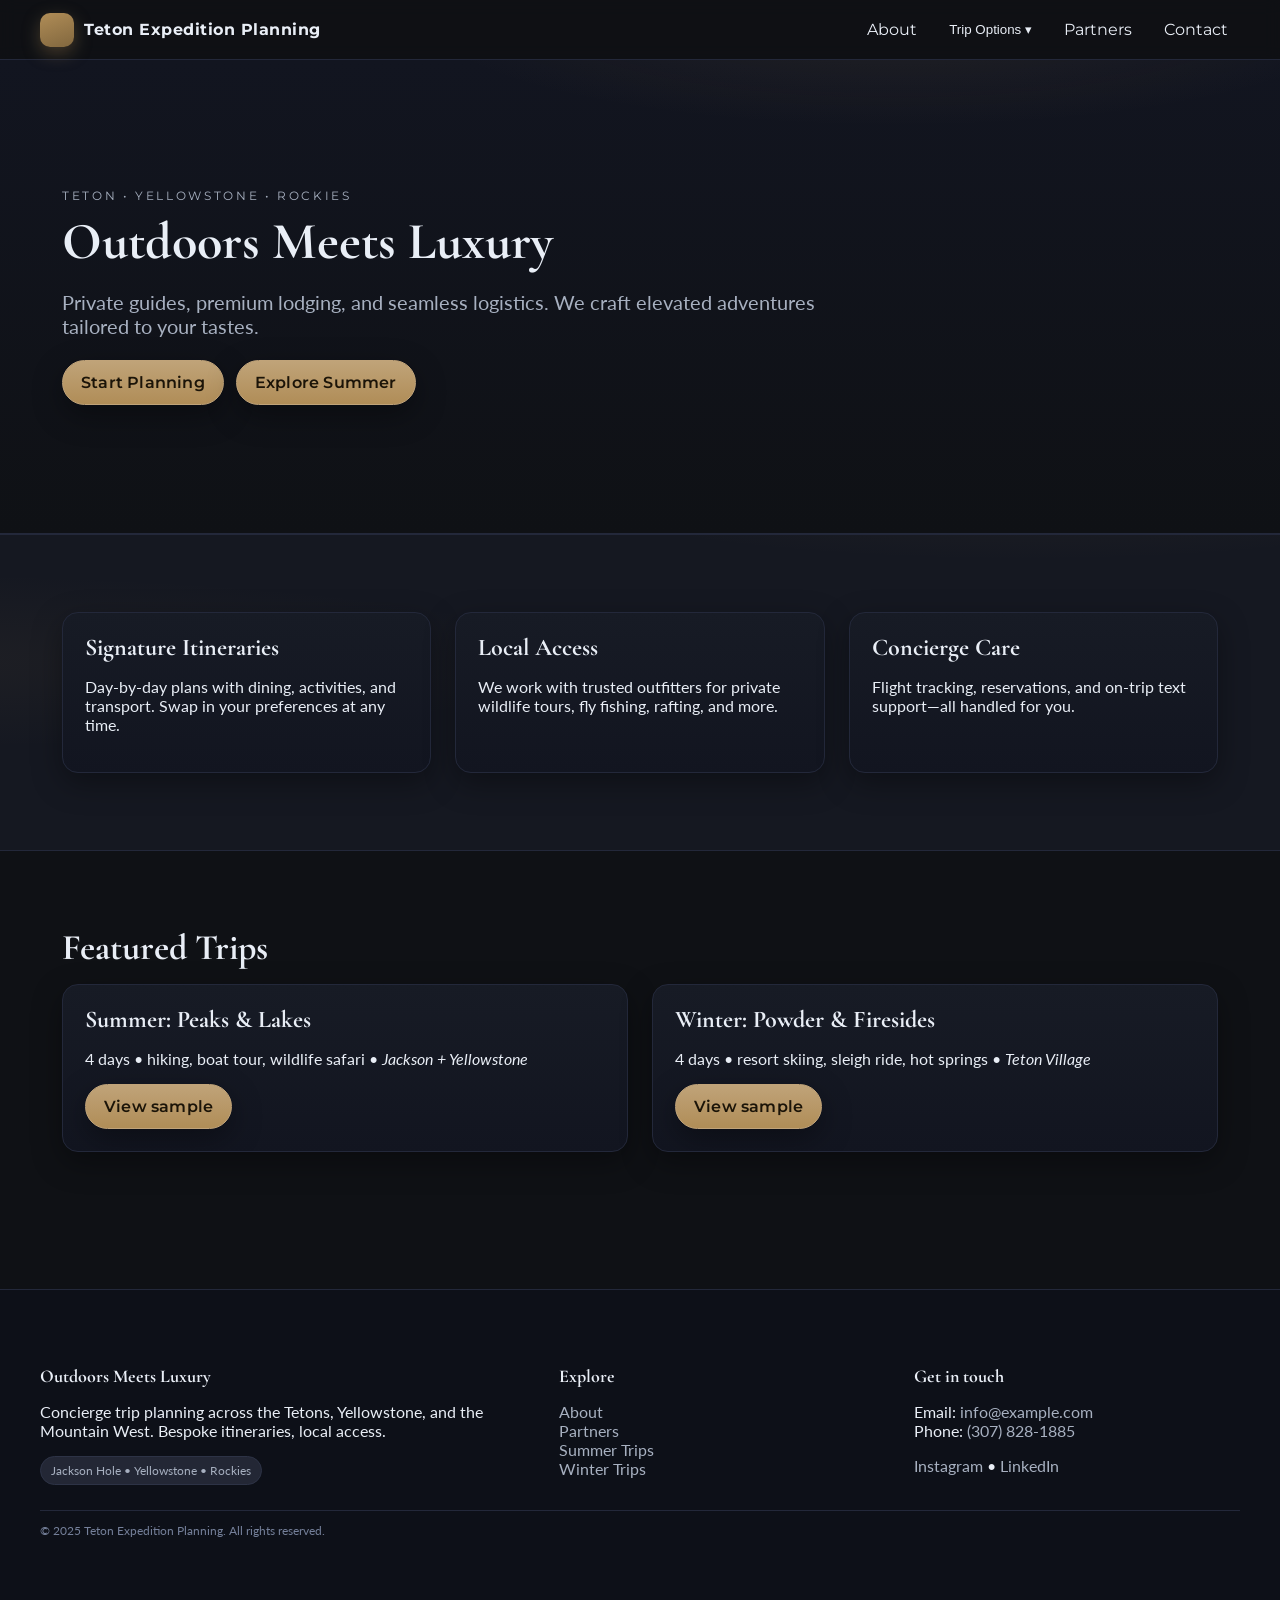
<file: index.html>
<!DOCTYPE html>
<html lang="en">
<head>
  <meta charset="UTF-8">
  <meta name="viewport" content="width=device-width, initial-scale=1.0">
  <title>Home • Teton Expedition Planning</title>
  <link href="https://fonts.googleapis.com/css2?family=Cormorant+Garamond:wght@600;700&family=Lato:wght@400;600&family=Montserrat:wght@600;700&display=swap" rel="stylesheet">
  <link rel="stylesheet" href="assets/css/styles.css">
  <link rel="stylesheet" href="assets/css/home.css">
</head>
<body class="home">
  <!-- Header -->
  <header class="site-header" role="banner">
    <div class="container bar">
      <div class="logo">
        <a href="index.html" aria-label="Go to homepage">
          <span class="mark" aria-hidden="true"></span>
          <span class="word">Teton Expedition Planning</span>
        </a>
      </div>
      <button class="menu-toggle" data-menu-toggle aria-label="Toggle menu">☰</button>
      <nav class="nav nav-primary" data-nav-primary aria-label="Primary">
        <a href="about.html">About</a>
        <div class="dropdown" data-dropdown aria-expanded="false">
          <button class="dropbtn" data-dropbtn aria-haspopup="true" aria-expanded="false">Trip Options ▾</button>
          <div class="dropdown-menu" role="menu">
            <a href="summer.html" role="menuitem">Summer</a>
            <a href="winter.html" role="menuitem">Winter</a>
          </div>
        </div>
        <a href="partners.html">Partners</a>
        <a href="contact.html">Contact</a>
      </nav>
    </div>
  </header>


<main>
  <section class="hero">
    <div class="container">
      <div class="eyebrow">Teton • Yellowstone • Rockies</div>
      <h1>Outdoors Meets Luxury</h1>
      <p class="lead">Private guides, premium lodging, and seamless logistics. We craft elevated adventures tailored to your tastes.</p>
      <div class="cta">
        <a class="button" href="contact.html">Start Planning</a>
        <a class="button" href="summer.html">Explore Summer</a>
      </div>
    </div>
  </section>

  <section class="section accent features">
    <div class="container">
      <div class="grid cols-3">
        <div class="card"><h3>Signature Itineraries</h3><p>Day-by-day plans with dining, activities, and transport. Swap in your preferences at any time.</p></div>
        <div class="card"><h3>Local Access</h3><p>We work with trusted outfitters for private wildlife tours, fly fishing, rafting, and more.</p></div>
        <div class="card"><h3>Concierge Care</h3><p>Flight tracking, reservations, and on-trip text support—all handled for you.</p></div>
      </div>
    </div>
  </section>

  <section class="section">
    <div class="container">
      <h2>Featured Trips</h2>
      <div class="grid cols-2" style="margin-top:16px">
        <div class="card" style="padding:22px">
          <h3>Summer: Peaks & Lakes</h3>
          <p>4 days • hiking, boat tour, wildlife safari • <em>Jackson + Yellowstone</em></p>
          <a class="button" href="summer.html">View sample</a>
        </div>
        <div class="card" style="padding:22px">
          <h3>Winter: Powder & Firesides</h3>
          <p>4 days • resort skiing, sleigh ride, hot springs • <em>Teton Village</em></p>
          <a class="button" href="winter.html">View sample</a>
        </div>
      </div>
    </div>
  </section>
</main>


  <!-- Footer -->
  <footer class="site-footer" role="contentinfo">
    <div class="container section">
      <div class="grid cols-3">
        <div>
          <h4>Outdoors Meets Luxury</h4>
          <p>Concierge trip planning across the Tetons, Yellowstone, and the Mountain West. Bespoke itineraries, local access.</p>
          <div class="tag">Jackson Hole • Yellowstone • Rockies</div>
        </div>
        <div>
          <h4>Explore</h4>
          <p><a href="about.html">About</a><br><a href="partners.html">Partners</a><br><a href="summer.html">Summer Trips</a><br><a href="winter.html">Winter Trips</a></p>
        </div>
        <div>
          <h4>Get in touch</h4>
          <p>Email: <a href="mailto:info@example.com">info@example.com</a><br>Phone: <a href="tel:+13078281885">(307) 828-1885</a></p>
          <p><a href="#" aria-label="Instagram">Instagram</a> • <a href="#" aria-label="LinkedIn">LinkedIn</a></p>
        </div>
      </div>
      <div class="copy">© 2025 Teton Expedition Planning. All rights reserved.</div>
    </div>
  </footer>
  <script src="assets/js/main.js"></script>
</body>
</html>
</file>
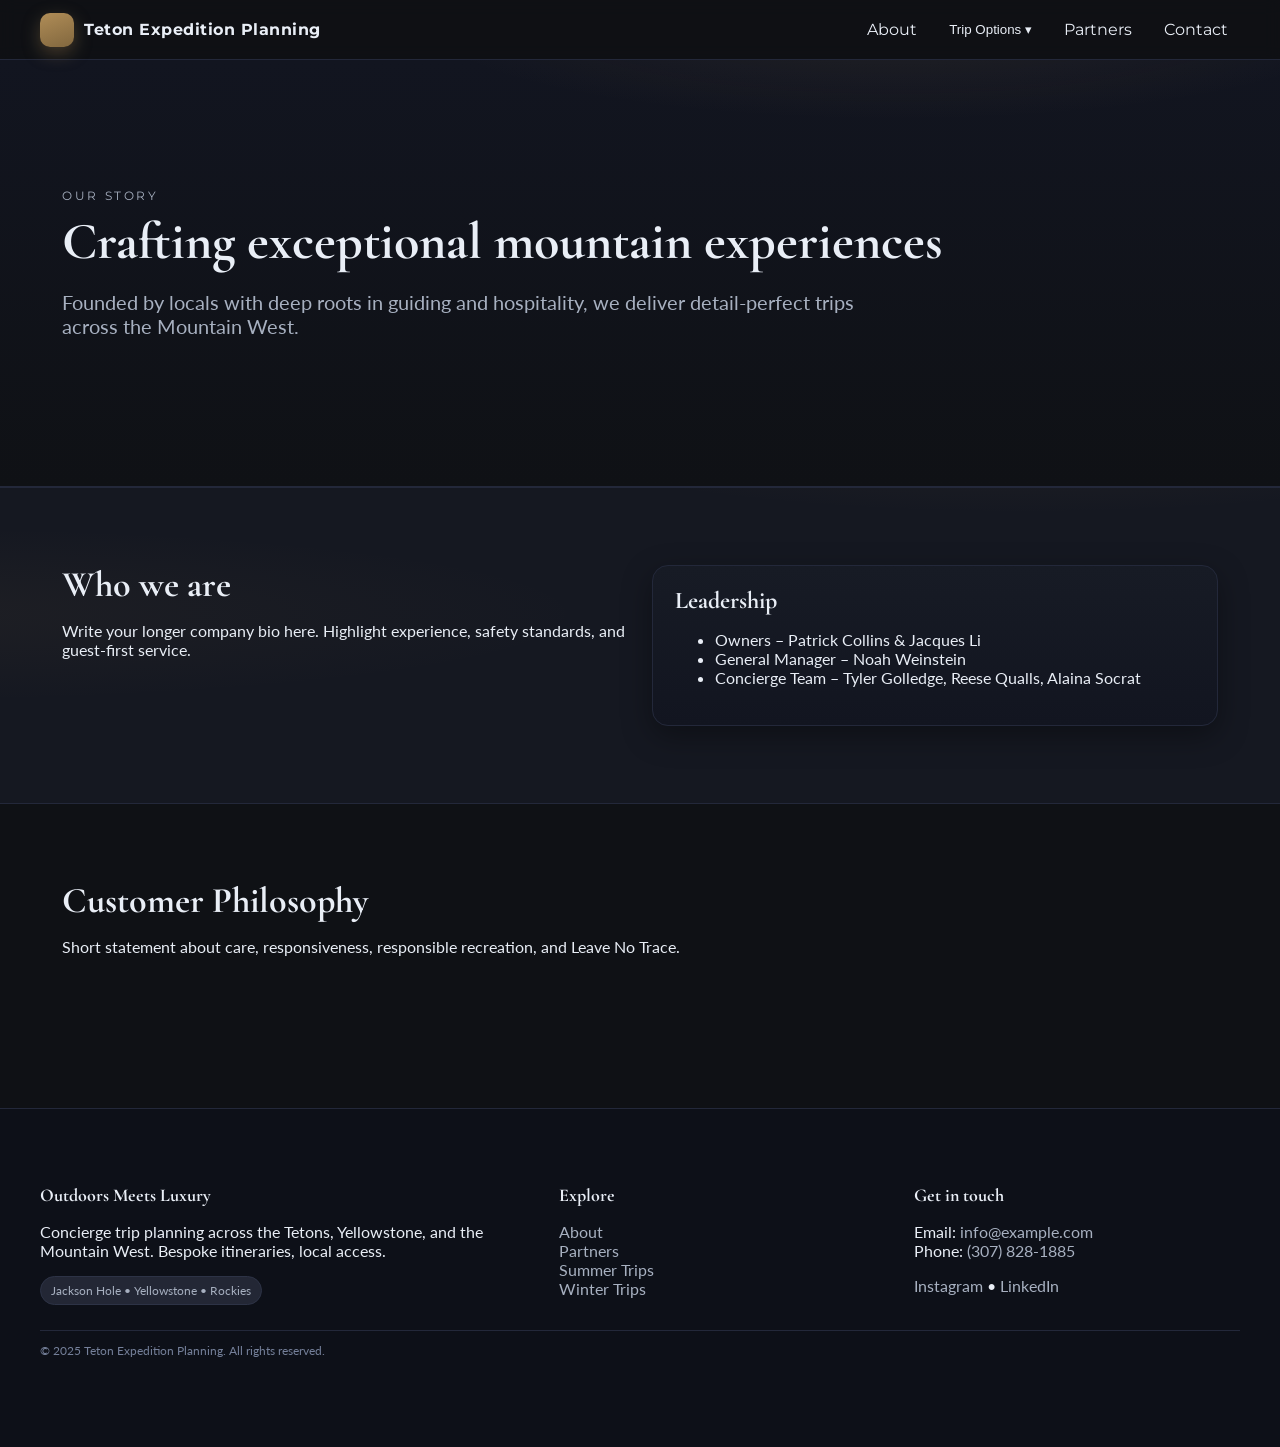
<file: about.html>
<!DOCTYPE html>
<html lang="en">
<head>
  <meta charset="UTF-8">
  <meta name="viewport" content="width=device-width, initial-scale=1.0">
  <title>About • Teton Expedition Planning</title>
  <link href="https://fonts.googleapis.com/css2?family=Cormorant+Garamond:wght@600;700&family=Lato:wght@400;600&family=Montserrat:wght@600;700&display=swap" rel="stylesheet">
  <link rel="stylesheet" href="assets/css/styles.css">
  <link rel="stylesheet" href="assets/css/about.css">
</head>
<body class="about">
  <!-- Header -->
  <header class="site-header" role="banner">
    <div class="container bar">
      <div class="logo">
        <a href="index.html" aria-label="Go to homepage">
          <span class="mark" aria-hidden="true"></span>
          <span class="word">Teton Expedition Planning</span>
        </a>
      </div>
      <button class="menu-toggle" data-menu-toggle aria-label="Toggle menu">☰</button>
      <nav class="nav nav-primary" data-nav-primary aria-label="Primary">
        <a href="about.html">About</a>
        <div class="dropdown" data-dropdown aria-expanded="false">
          <button class="dropbtn" data-dropbtn aria-haspopup="true" aria-expanded="false">Trip Options ▾</button>
          <div class="dropdown-menu" role="menu">
            <a href="summer.html" role="menuitem">Summer</a>
            <a href="winter.html" role="menuitem">Winter</a>
          </div>
        </div>
        <a href="partners.html">Partners</a>
        <a href="contact.html">Contact</a>
      </nav>
    </div>
  </header>


<main>
  <section class="hero">
    <div class="container">
      <div class="eyebrow">Our Story</div>
      <h1>Crafting exceptional mountain experiences</h1>
      <p class="lead">Founded by locals with deep roots in guiding and hospitality, we deliver detail-perfect trips across the Mountain West.</p>
    </div>
  </section>

  <section class="section accent">
    <div class="container grid cols-2">
      <div>
        <h2>Who we are</h2>
        <p>Write your longer company bio here. Highlight experience, safety standards, and guest-first service.</p>
      </div>
      <div class="card" style="padding:22px">
        <h3>Leadership</h3>
        <ul>
          <li>Owners – Patrick Collins &amp; Jacques Li</li>
          <li>General Manager – Noah Weinstein</li>
          <li>Concierge Team – Tyler Golledge, Reese Qualls, Alaina Socrat</li>
        </ul>
      </div>
    </div>
  </section>

  <section class="section">
    <div class="container">
      <h2>Customer Philosophy</h2>
      <p>Short statement about care, responsiveness, responsible recreation, and Leave No Trace.</p>
    </div>
  </section>
</main>


  <!-- Footer -->
  <footer class="site-footer" role="contentinfo">
    <div class="container section">
      <div class="grid cols-3">
        <div>
          <h4>Outdoors Meets Luxury</h4>
          <p>Concierge trip planning across the Tetons, Yellowstone, and the Mountain West. Bespoke itineraries, local access.</p>
          <div class="tag">Jackson Hole • Yellowstone • Rockies</div>
        </div>
        <div>
          <h4>Explore</h4>
          <p><a href="about.html">About</a><br><a href="partners.html">Partners</a><br><a href="summer.html">Summer Trips</a><br><a href="winter.html">Winter Trips</a></p>
        </div>
        <div>
          <h4>Get in touch</h4>
          <p>Email: <a href="mailto:info@example.com">info@example.com</a><br>Phone: <a href="tel:+13078281885">(307) 828-1885</a></p>
          <p><a href="#" aria-label="Instagram">Instagram</a> • <a href="#" aria-label="LinkedIn">LinkedIn</a></p>
        </div>
      </div>
      <div class="copy">© 2025 Teton Expedition Planning. All rights reserved.</div>
    </div>
  </footer>
  <script src="assets/js/main.js"></script>
</body>
</html>
</file>
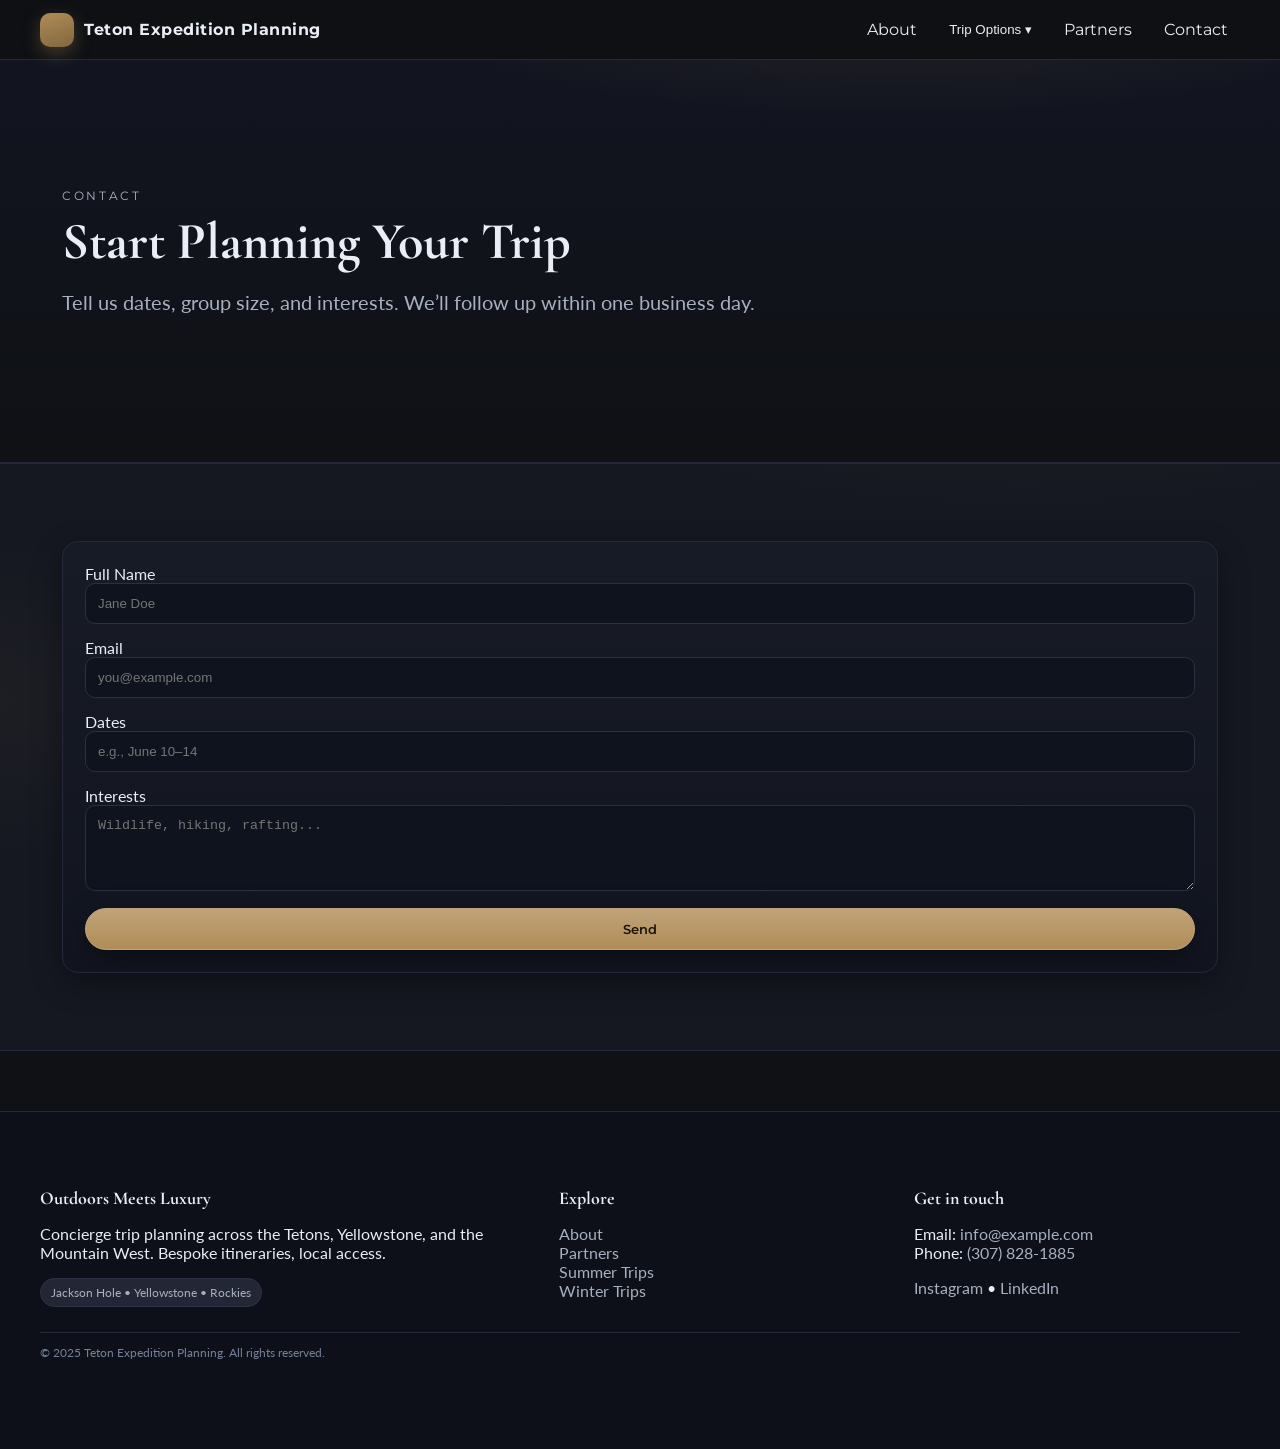
<file: contact.html>
<!DOCTYPE html>
<html lang="en">
<head>
  <meta charset="UTF-8">
  <meta name="viewport" content="width=device-width, initial-scale=1.0">
  <title>Contact • Teton Expedition Planning</title>
  <link href="https://fonts.googleapis.com/css2?family=Cormorant+Garamond:wght@600;700&family=Lato:wght@400;600&family=Montserrat:wght@600;700&display=swap" rel="stylesheet">
  <link rel="stylesheet" href="assets/css/styles.css">
  <link rel="stylesheet" href="assets/css/contact.css">
</head>
<body class="contact">
  <!-- Header -->
  <header class="site-header" role="banner">
    <div class="container bar">
      <div class="logo">
        <a href="index.html" aria-label="Go to homepage">
          <span class="mark" aria-hidden="true"></span>
          <span class="word">Teton Expedition Planning</span>
        </a>
      </div>
      <button class="menu-toggle" data-menu-toggle aria-label="Toggle menu">☰</button>
      <nav class="nav nav-primary" data-nav-primary aria-label="Primary">
        <a href="about.html">About</a>
        <div class="dropdown" data-dropdown aria-expanded="false">
          <button class="dropbtn" data-dropbtn aria-haspopup="true" aria-expanded="false">Trip Options ▾</button>
          <div class="dropdown-menu" role="menu">
            <a href="summer.html" role="menuitem">Summer</a>
            <a href="winter.html" role="menuitem">Winter</a>
          </div>
        </div>
        <a href="partners.html">Partners</a>
        <a href="contact.html">Contact</a>
      </nav>
    </div>
  </header>


<main>
  <section class="hero">
    <div class="container">
      <div class="eyebrow">Contact</div>
      <h1>Start Planning Your Trip</h1>
      <p class="lead">Tell us dates, group size, and interests. We’ll follow up within one business day.</p>
    </div>
  </section>

  <section class="section accent">
    <div class="container">
      <form class="card" style="padding:22px;display:grid;gap:14px" onsubmit="event.preventDefault(); alert('Thanks! We’ll be in touch.');">
        <label>Full Name<input required type="text" name="name" placeholder="Jane Doe" style="width:100%;padding:12px;border-radius:10px;border:1px solid #2a3044;background:#0f131d;color:var(--text)"></label>
        <label>Email<input required type="email" name="email" placeholder="you@example.com" style="width:100%;padding:12px;border-radius:10px;border:1px solid #2a3044;background:#0f131d;color:var(--text)"></label>
        <label>Dates<input type="text" name="dates" placeholder="e.g., June 10–14" style="width:100%;padding:12px;border-radius:10px;border:1px solid #2a3044;background:#0f131d;color:var(--text)"></label>
        <label>Interests<textarea name="interests" rows="4" placeholder="Wildlife, hiking, rafting..." style="width:100%;padding:12px;border-radius:10px;border:1px solid #2a3044;background:#0f131d;color:var(--text)"></textarea></label>
        <button class="button" type="submit">Send</button>
      </form>
    </div>
  </section>
</main>


  <!-- Footer -->
  <footer class="site-footer" role="contentinfo">
    <div class="container section">
      <div class="grid cols-3">
        <div>
          <h4>Outdoors Meets Luxury</h4>
          <p>Concierge trip planning across the Tetons, Yellowstone, and the Mountain West. Bespoke itineraries, local access.</p>
          <div class="tag">Jackson Hole • Yellowstone • Rockies</div>
        </div>
        <div>
          <h4>Explore</h4>
          <p><a href="about.html">About</a><br><a href="partners.html">Partners</a><br><a href="summer.html">Summer Trips</a><br><a href="winter.html">Winter Trips</a></p>
        </div>
        <div>
          <h4>Get in touch</h4>
          <p>Email: <a href="mailto:info@example.com">info@example.com</a><br>Phone: <a href="tel:+13078281885">(307) 828-1885</a></p>
          <p><a href="#" aria-label="Instagram">Instagram</a> • <a href="#" aria-label="LinkedIn">LinkedIn</a></p>
        </div>
      </div>
      <div class="copy">© 2025 Teton Expedition Planning. All rights reserved.</div>
    </div>
  </footer>
  <script src="assets/js/main.js"></script>
</body>
</html>
</file>
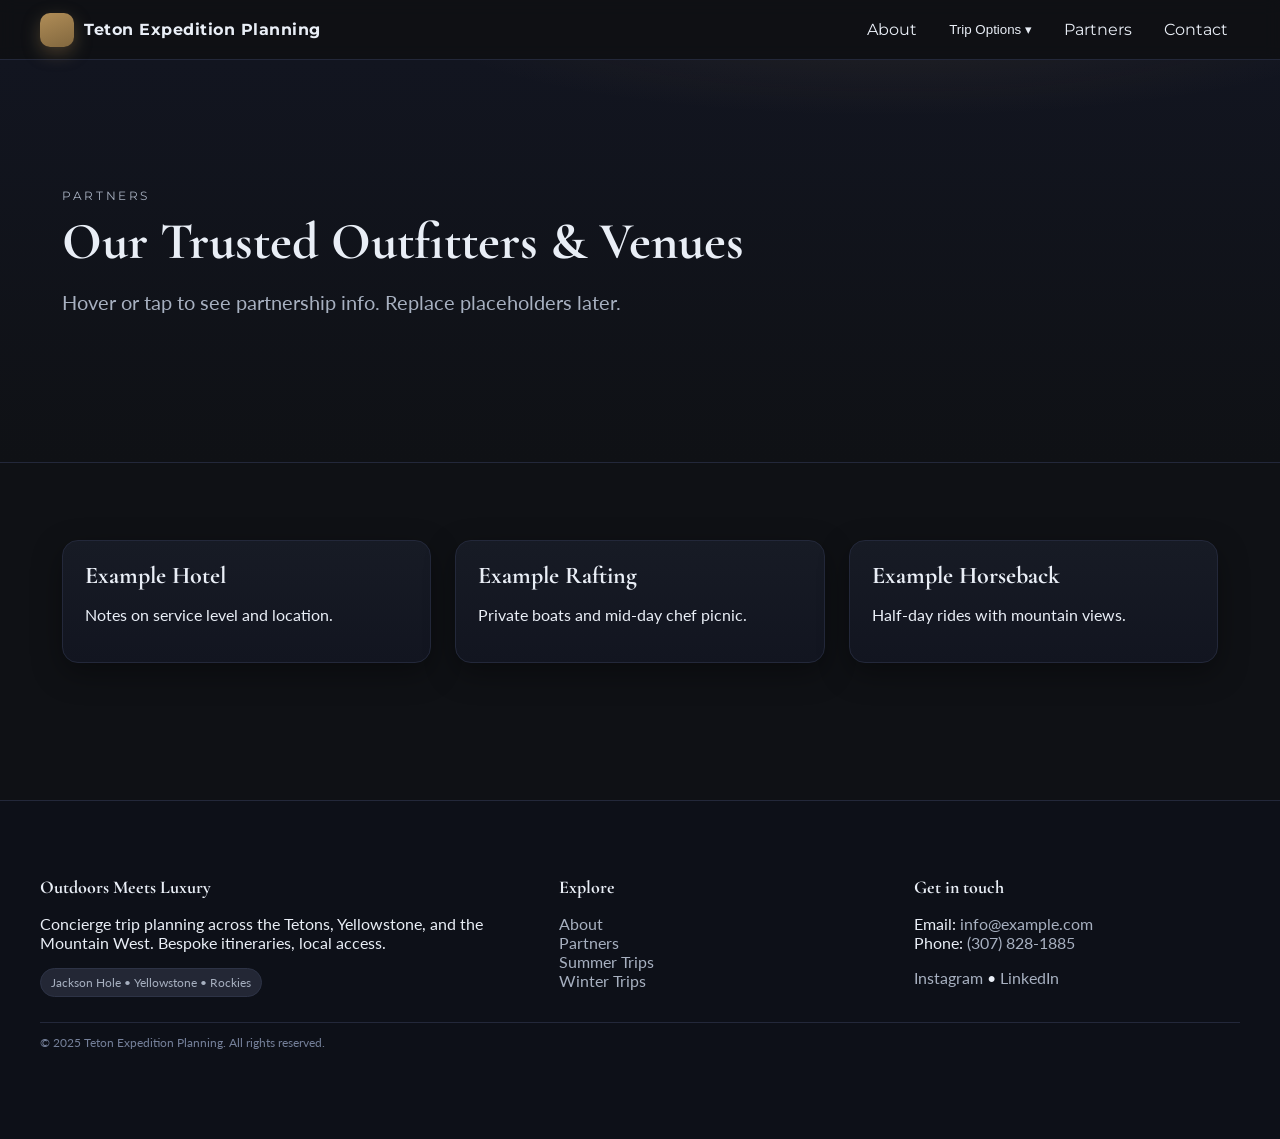
<file: partners.html>
<!DOCTYPE html>
<html lang="en">
<head>
  <meta charset="UTF-8">
  <meta name="viewport" content="width=device-width, initial-scale=1.0">
  <title>Partners • Teton Expedition Planning</title>
  <link href="https://fonts.googleapis.com/css2?family=Cormorant+Garamond:wght@600;700&family=Lato:wght@400;600&family=Montserrat:wght@600;700&display=swap" rel="stylesheet">
  <link rel="stylesheet" href="assets/css/styles.css">
  <link rel="stylesheet" href="assets/css/partners.css">
</head>
<body class="partners">
  <!-- Header -->
  <header class="site-header" role="banner">
    <div class="container bar">
      <div class="logo">
        <a href="index.html" aria-label="Go to homepage">
          <span class="mark" aria-hidden="true"></span>
          <span class="word">Teton Expedition Planning</span>
        </a>
      </div>
      <button class="menu-toggle" data-menu-toggle aria-label="Toggle menu">☰</button>
      <nav class="nav nav-primary" data-nav-primary aria-label="Primary">
        <a href="about.html">About</a>
        <div class="dropdown" data-dropdown aria-expanded="false">
          <button class="dropbtn" data-dropbtn aria-haspopup="true" aria-expanded="false">Trip Options ▾</button>
          <div class="dropdown-menu" role="menu">
            <a href="summer.html" role="menuitem">Summer</a>
            <a href="winter.html" role="menuitem">Winter</a>
          </div>
        </div>
        <a href="partners.html">Partners</a>
        <a href="contact.html">Contact</a>
      </nav>
    </div>
  </header>


<main>
  <section class="hero">
    <div class="container">
      <div class="eyebrow">Partners</div>
      <h1>Our Trusted Outfitters & Venues</h1>
      <p class="lead">Hover or tap to see partnership info. Replace placeholders later.</p>
    </div>
  </section>

  <section class="section">
    <div class="container grid cols-3">
      <div class="card" style="padding:22px"><h3>Example Hotel</h3><p>Notes on service level and location.</p></div>
      <div class="card" style="padding:22px"><h3>Example Rafting</h3><p>Private boats and mid-day chef picnic.</p></div>
      <div class="card" style="padding:22px"><h3>Example Horseback</h3><p>Half-day rides with mountain views.</p></div>
    </div>
  </section>
</main>


  <!-- Footer -->
  <footer class="site-footer" role="contentinfo">
    <div class="container section">
      <div class="grid cols-3">
        <div>
          <h4>Outdoors Meets Luxury</h4>
          <p>Concierge trip planning across the Tetons, Yellowstone, and the Mountain West. Bespoke itineraries, local access.</p>
          <div class="tag">Jackson Hole • Yellowstone • Rockies</div>
        </div>
        <div>
          <h4>Explore</h4>
          <p><a href="about.html">About</a><br><a href="partners.html">Partners</a><br><a href="summer.html">Summer Trips</a><br><a href="winter.html">Winter Trips</a></p>
        </div>
        <div>
          <h4>Get in touch</h4>
          <p>Email: <a href="mailto:info@example.com">info@example.com</a><br>Phone: <a href="tel:+13078281885">(307) 828-1885</a></p>
          <p><a href="#" aria-label="Instagram">Instagram</a> • <a href="#" aria-label="LinkedIn">LinkedIn</a></p>
        </div>
      </div>
      <div class="copy">© 2025 Teton Expedition Planning. All rights reserved.</div>
    </div>
  </footer>
  <script src="assets/js/main.js"></script>
</body>
</html>
</file>
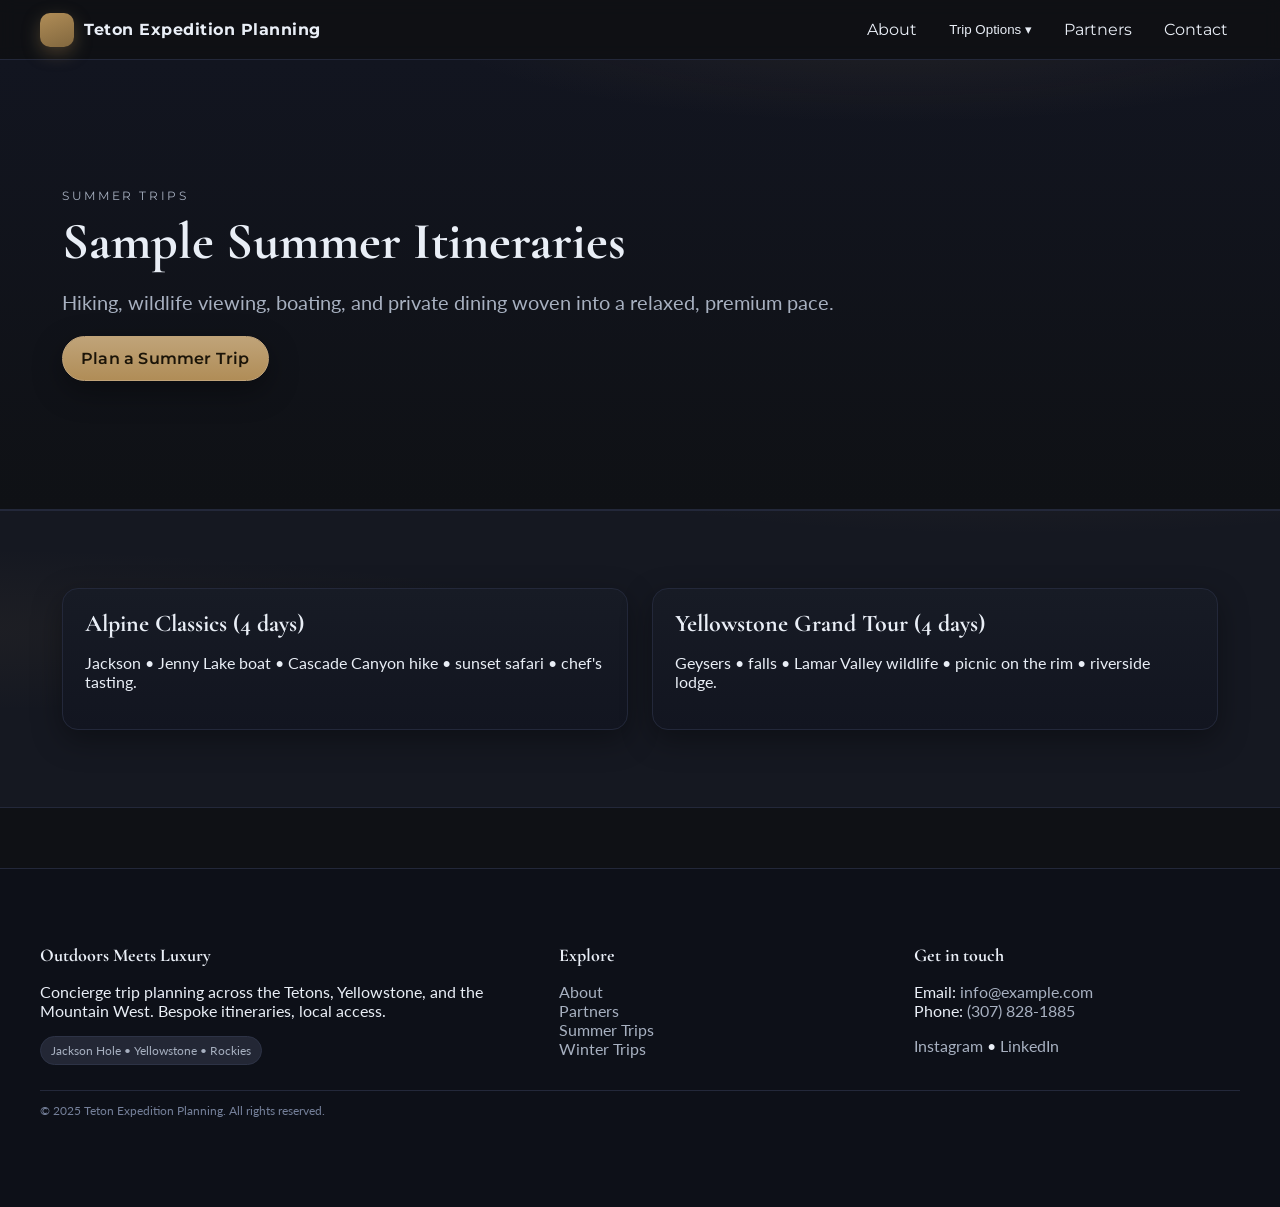
<file: summer.html>
<!DOCTYPE html>
<html lang="en">
<head>
  <meta charset="UTF-8">
  <meta name="viewport" content="width=device-width, initial-scale=1.0">
  <title>Summer • Teton Expedition Planning</title>
  <link href="https://fonts.googleapis.com/css2?family=Cormorant+Garamond:wght@600;700&family=Lato:wght@400;600&family=Montserrat:wght@600;700&display=swap" rel="stylesheet">
  <link rel="stylesheet" href="assets/css/styles.css">
  <link rel="stylesheet" href="assets/css/summer.css">
</head>
<body class="summer">
  <!-- Header -->
  <header class="site-header" role="banner">
    <div class="container bar">
      <div class="logo">
        <a href="index.html" aria-label="Go to homepage">
          <span class="mark" aria-hidden="true"></span>
          <span class="word">Teton Expedition Planning</span>
        </a>
      </div>
      <button class="menu-toggle" data-menu-toggle aria-label="Toggle menu">☰</button>
      <nav class="nav nav-primary" data-nav-primary aria-label="Primary">
        <a href="about.html">About</a>
        <div class="dropdown" data-dropdown aria-expanded="false">
          <button class="dropbtn" data-dropbtn aria-haspopup="true" aria-expanded="false">Trip Options ▾</button>
          <div class="dropdown-menu" role="menu">
            <a href="summer.html" role="menuitem">Summer</a>
            <a href="winter.html" role="menuitem">Winter</a>
          </div>
        </div>
        <a href="partners.html">Partners</a>
        <a href="contact.html">Contact</a>
      </nav>
    </div>
  </header>


<main>
  <section class="hero">
    <div class="container">
      <div class="eyebrow">Summer Trips</div>
      <h1>Sample Summer Itineraries</h1>
      <p class="lead">Hiking, wildlife viewing, boating, and private dining woven into a relaxed, premium pace.</p>
      <div class="cta"><a class="button" href="contact.html">Plan a Summer Trip</a></div>
    </div>
  </section>

  <section class="section accent">
    <div class="container grid cols-2">
      <div class="card" style="padding:22px">
        <h3>Alpine Classics (4 days)</h3>
        <p>Jackson • Jenny Lake boat • Cascade Canyon hike • sunset safari • chef's tasting.</p>
      </div>
      <div class="card" style="padding:22px">
        <h3>Yellowstone Grand Tour (4 days)</h3>
        <p>Geysers • falls • Lamar Valley wildlife • picnic on the rim • riverside lodge.</p>
      </div>
    </div>
  </section>
</main>


  <!-- Footer -->
  <footer class="site-footer" role="contentinfo">
    <div class="container section">
      <div class="grid cols-3">
        <div>
          <h4>Outdoors Meets Luxury</h4>
          <p>Concierge trip planning across the Tetons, Yellowstone, and the Mountain West. Bespoke itineraries, local access.</p>
          <div class="tag">Jackson Hole • Yellowstone • Rockies</div>
        </div>
        <div>
          <h4>Explore</h4>
          <p><a href="about.html">About</a><br><a href="partners.html">Partners</a><br><a href="summer.html">Summer Trips</a><br><a href="winter.html">Winter Trips</a></p>
        </div>
        <div>
          <h4>Get in touch</h4>
          <p>Email: <a href="mailto:info@example.com">info@example.com</a><br>Phone: <a href="tel:+13078281885">(307) 828-1885</a></p>
          <p><a href="#" aria-label="Instagram">Instagram</a> • <a href="#" aria-label="LinkedIn">LinkedIn</a></p>
        </div>
      </div>
      <div class="copy">© 2025 Teton Expedition Planning. All rights reserved.</div>
    </div>
  </footer>
  <script src="assets/js/main.js"></script>
</body>
</html>
</file>
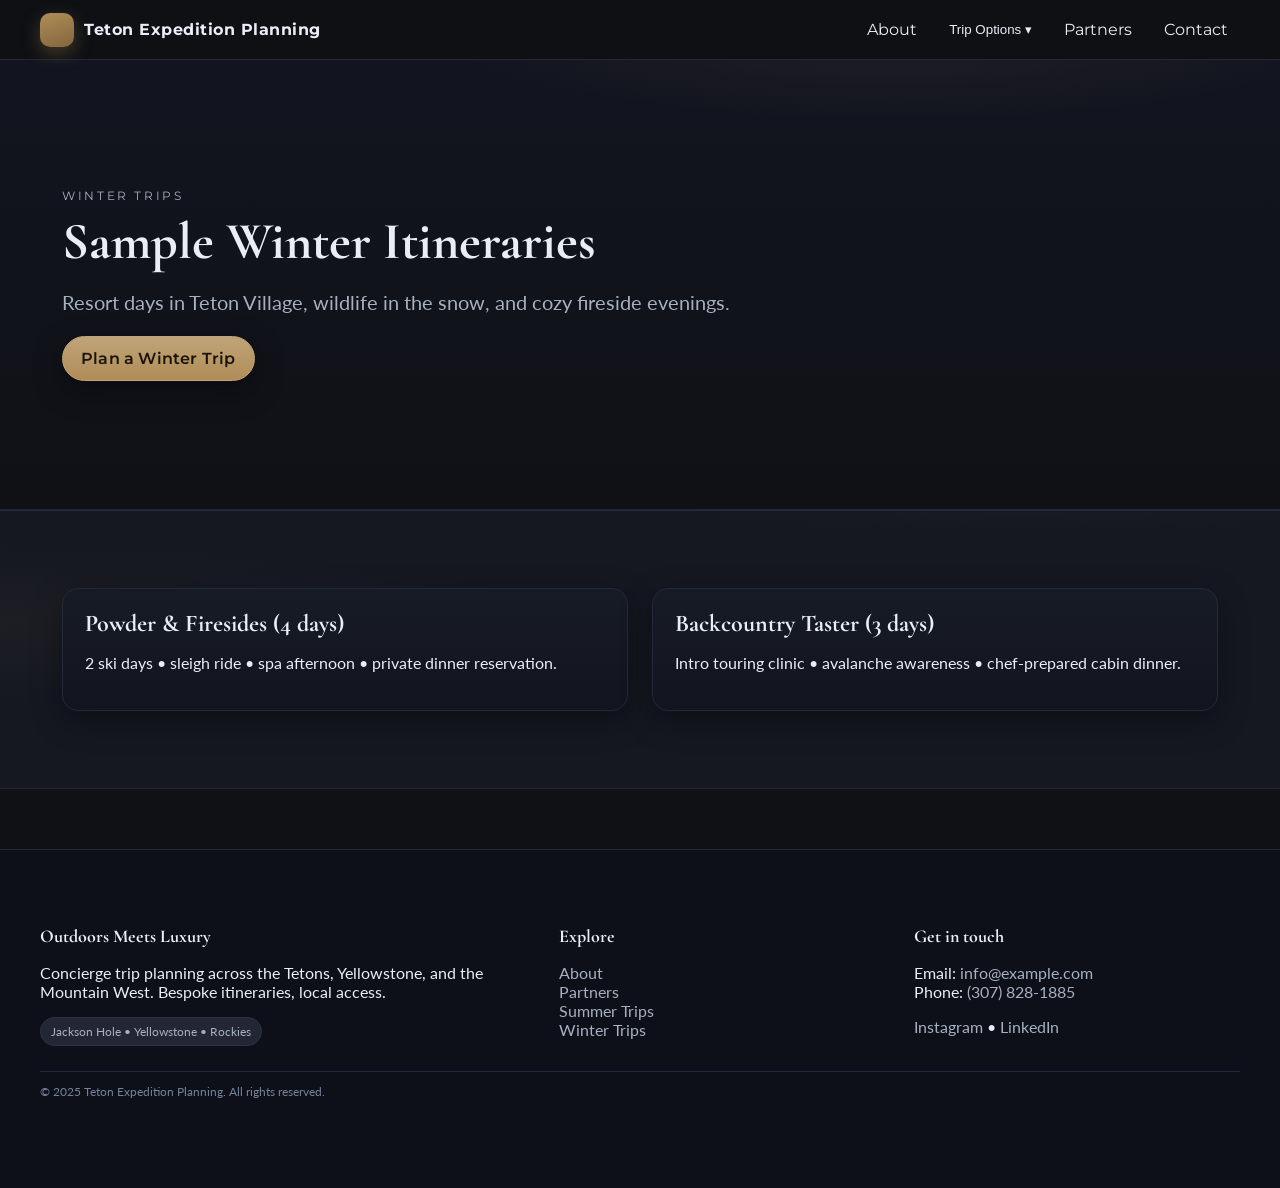
<file: winter.html>
<!DOCTYPE html>
<html lang="en">
<head>
  <meta charset="UTF-8">
  <meta name="viewport" content="width=device-width, initial-scale=1.0">
  <title>Winter • Teton Expedition Planning</title>
  <link href="https://fonts.googleapis.com/css2?family=Cormorant+Garamond:wght@600;700&family=Lato:wght@400;600&family=Montserrat:wght@600;700&display=swap" rel="stylesheet">
  <link rel="stylesheet" href="assets/css/styles.css">
  <link rel="stylesheet" href="assets/css/winter.css">
</head>
<body class="winter">
  <!-- Header -->
  <header class="site-header" role="banner">
    <div class="container bar">
      <div class="logo">
        <a href="index.html" aria-label="Go to homepage">
          <span class="mark" aria-hidden="true"></span>
          <span class="word">Teton Expedition Planning</span>
        </a>
      </div>
      <button class="menu-toggle" data-menu-toggle aria-label="Toggle menu">☰</button>
      <nav class="nav nav-primary" data-nav-primary aria-label="Primary">
        <a href="about.html">About</a>
        <div class="dropdown" data-dropdown aria-expanded="false">
          <button class="dropbtn" data-dropbtn aria-haspopup="true" aria-expanded="false">Trip Options ▾</button>
          <div class="dropdown-menu" role="menu">
            <a href="summer.html" role="menuitem">Summer</a>
            <a href="winter.html" role="menuitem">Winter</a>
          </div>
        </div>
        <a href="partners.html">Partners</a>
        <a href="contact.html">Contact</a>
      </nav>
    </div>
  </header>


<main>
  <section class="hero">
    <div class="container">
      <div class="eyebrow">Winter Trips</div>
      <h1>Sample Winter Itineraries</h1>
      <p class="lead">Resort days in Teton Village, wildlife in the snow, and cozy fireside evenings.</p>
      <div class="cta"><a class="button" href="contact.html">Plan a Winter Trip</a></div>
    </div>
  </section>

  <section class="section accent">
    <div class="container grid cols-2">
      <div class="card" style="padding:22px">
        <h3>Powder & Firesides (4 days)</h3>
        <p>2 ski days • sleigh ride • spa afternoon • private dinner reservation.</p>
      </div>
      <div class="card" style="padding:22px">
        <h3>Backcountry Taster (3 days)</h3>
        <p>Intro touring clinic • avalanche awareness • chef-prepared cabin dinner.</p>
      </div>
    </div>
  </section>
</main>


  <!-- Footer -->
  <footer class="site-footer" role="contentinfo">
    <div class="container section">
      <div class="grid cols-3">
        <div>
          <h4>Outdoors Meets Luxury</h4>
          <p>Concierge trip planning across the Tetons, Yellowstone, and the Mountain West. Bespoke itineraries, local access.</p>
          <div class="tag">Jackson Hole • Yellowstone • Rockies</div>
        </div>
        <div>
          <h4>Explore</h4>
          <p><a href="about.html">About</a><br><a href="partners.html">Partners</a><br><a href="summer.html">Summer Trips</a><br><a href="winter.html">Winter Trips</a></p>
        </div>
        <div>
          <h4>Get in touch</h4>
          <p>Email: <a href="mailto:info@example.com">info@example.com</a><br>Phone: <a href="tel:+13078281885">(307) 828-1885</a></p>
          <p><a href="#" aria-label="Instagram">Instagram</a> • <a href="#" aria-label="LinkedIn">LinkedIn</a></p>
        </div>
      </div>
      <div class="copy">© 2025 Teton Expedition Planning. All rights reserved.</div>
    </div>
  </footer>
  <script src="assets/js/main.js"></script>
</body>
</html>
</file>
<file: assets/css/styles.css>
:root{
  --bg:#0f1115;
  --bg-muted:#151821;
  --surface:#1b1f2a;
  --text:#e9eef6;
  --muted:#a7b0c0;
  --accent:#b08d57; /* bronze */
  --accent-2:#6b5b3e; /* deeper bronze */
  --link:#e6c693;
  --maxw:1200px;
  --radius:16px;
  --shadow:0 10px 30px rgba(0,0,0,.35);
  --pad: clamp(14px, 2vw, 22px);
}

*{box-sizing:border-box}
html,body{margin:0;padding:0;background:var(--bg);color:var(--text);font-family:Lato,system-ui,-apple-system,Segoe UI,Roboto,Ubuntu,"Helvetica Neue",Arial,"Noto Sans","Apple Color Emoji","Segoe UI Emoji";}
img{max-width:100%;display:block;height:auto}
a{color:var(--link);text-decoration:none}
a:hover{text-decoration:underline}
.container{max-width:var(--maxw);margin:0 auto;padding:0 var(--pad)}

h1,h2,h3,h4{font-family:"Cormorant Garamond", Georgia, "Times New Roman", serif;line-height:1.1;margin:0 0 12px}
h1{font-size:clamp(28px, 5vw, 52px)}
h2{font-size:clamp(22px, 3.5vw, 36px)}
h3{font-size:clamp(18px, 2.8vw, 24px)}

.button{
  display:inline-block;
  padding:12px 18px;
  border-radius:999px;
  border:1px solid color-mix(in oklab, var(--accent), white 20%);
  background:linear-gradient(180deg, color-mix(in oklab, var(--accent), white 20%), var(--accent));
  color:#1b1408;
  font-family:Montserrat, Lato, system-ui, sans-serif;
  font-weight:600;
  letter-spacing:.2px;
  box-shadow:var(--shadow);
}
.button:hover{transform:translateY(-1px);text-decoration:none;}

.tag{display:inline-block;padding:6px 10px;border-radius:999px;background:#232735;border:1px solid #2d3346;color:var(--muted);font-size:12px;}

.card{
  background:linear-gradient(180deg, #171b25, #121520);
  border:1px solid #23283a;
  border-radius:var(--radius);
  box-shadow:var(--shadow);
  overflow:hidden;
}

.section{padding:clamp(40px, 6vw, 96px) 0;}
.section.accent{background:
  radial-gradient(1300px 70% at 80% -20%, rgba(176,141,87,.08), transparent 40%),
  radial-gradient(1800px 70% at -10% 40%, rgba(176,141,87,.06), transparent 40%),
  var(--bg-muted);
  border-top:1px solid #23283a;border-bottom:1px solid #23283a;
}

.grid{display:grid;gap:24px;}
.grid.cols-2{grid-template-columns:repeat(2,minmax(0,1fr));}
.grid.cols-3{grid-template-columns:repeat(3,minmax(0,1fr));}
@media (max-width:900px){
  .grid.cols-2,.grid.cols-3{grid-template-columns:1fr}
}

/* ===== Sticky Header ===== */
.site-header{
  position:sticky;top:0;z-index:1000;
  background:rgba(15,17,21,.8);
  backdrop-filter:saturate(120%) blur(8px);
  border-bottom:1px solid #23283a;
}
.site-header .bar{
  display:flex;align-items:center;gap:16px;justify-content:space-between;
  padding:10px 0;
}
.logo a{display:flex;align-items:center;gap:10px;color:var(--text);text-decoration:none}
.logo .mark{width:34px;height:34px;border-radius:10px;background:linear-gradient(160deg, var(--accent), color-mix(in oklab, var(--accent), black 20%));box-shadow:0 6px 18px rgba(176,141,87,.35)}
.logo .word{font-weight:700;font-family:Montserrat, system-ui, sans-serif;letter-spacing:.5px}

.nav{display:flex;align-items:center;gap:8px;font-family:Montserrat, system-ui, sans-serif;}
.nav a, .nav button{
  color:var(--text);padding:10px 12px;border-radius:10px;border:0;background:transparent;cursor:pointer;
}
.nav a:hover, .nav button:hover{background:#1c202b}

/* Dropdown */
.dropdown{position:relative}
.dropdown-menu{
  position:absolute;top:calc(100% + 8px);left:0;min-width:220px;
  background:#111521;border:1px solid #23283a;border-radius:12px;display:none;padding:8px;box-shadow:var(--shadow);
}
.dropdown-menu a{display:block;padding:10px 12px;border-radius:8px}
.dropdown-menu a:hover{background:#1c2130}
.dropdown[aria-expanded="true"] .dropdown-menu{display:block}

/* Mobile nav */
.menu-toggle{display:none}
@media (max-width:820px){
  .menu-toggle{display:inline-flex;border:1px solid #2a3044;border-radius:10px;padding:10px}
  .nav-primary{display:none;position:absolute;left:0;right:0;top:58px;background:#0f131d;border-bottom:1px solid #23283a;padding:10px}
  .nav-primary.open{display:block}
  .nav-primary a,.nav-primary .dropdown{display:block}
  .dropdown-menu{position:static;display:block;padding:0;background:transparent;border:0;box-shadow:none}
  .dropdown-menu a{padding-left:18px}
}

/* ===== Footer ===== */
.site-footer{
  background:#0d1018;border-top:1px solid #23283a;margin-top:60px;
}
.site-footer .grid{grid-template-columns:1.2fr .8fr .8fr;gap:30px}
.site-footer h4{margin:0 0 10px;font-size:18px}
.site-footer a{color:var(--muted)}
.site-footer a:hover{color:var(--text);text-decoration:none}
.copy{color:#75809a;font-size:12px;padding:12px 0;border-top:1px solid #23283a;margin-top:16px}
@media (max-width:900px){
  .site-footer .grid{grid-template-columns:1fr}
}

/* ===== Motion & Effects ===== */
:root{
  --elevate: translateY(-4px);
  --dur: .5s;
  --ease: cubic-bezier(.22,.61,.36,1);
}
.reveal{opacity:0;transform:translateY(14px);transition:opacity var(--dur) var(--ease), transform var(--dur) var(--ease);}
.reveal.is-inview{opacity:1;transform:none}
.reveal.fade-up{transform:translateY(18px)}
.reveal.fade{transform:none}

/* ===== Refined Hovers ===== */
.card{
  transition: transform var(--dur) var(--ease), border-color var(--dur) var(--ease), box-shadow var(--dur) var(--ease);
}
.card:hover{
  transform: var(--elevate);
  border-color: color-mix(in oklab, var(--accent), white 12%);
  box-shadow: 0 14px 40px rgba(0,0,0,.45);
}
.button{
  transition: transform var(--dur) var(--ease), box-shadow var(--dur) var(--ease), filter var(--dur) var(--ease);
}
.button:hover{
  transform: translateY(-2px);
  filter: brightness(1.02);
  box-shadow: 0 14px 36px rgba(176,141,87,.35);
}

/* Image cards */
.figure{
  position:relative;
  border-radius: var(--radius);
  overflow:hidden;
  isolation:isolate;
  background:#0e1320;
  border:1px solid #23283a;
  box-shadow: var(--shadow);
}
.figure img{
  width:100%;height:320px;object-fit:cover;display:block;
  filter:saturate(1.05) contrast(1.02);
  transition: transform var(--dur) var(--ease), filter var(--dur) var(--ease);
}
.figure:hover img{transform:scale(1.03) rotate(.2deg); filter:saturate(1.1) contrast(1.05)}
.figure .overlay{
  position:absolute;inset:0;background:linear-gradient(180deg, rgba(0,0,0,.0), rgba(0,0,0,.35));
  pointer-events:none;
}
.figure .caption{
  position:absolute;left:16px;bottom:14px;color:#f0f3f9;font-weight:600;
  text-shadow:0 2px 8px rgba(0,0,0,.6);font-family:Montserrat, system-ui, sans-serif;
}

/* Hero image enhancements */
.hero.hero-img{
  background:linear-gradient(180deg, rgba(0,0,0,.45), rgba(0,0,0,.4)), url('https://images.unsplash.com/photo-1508264165352-258a6c5b1334?q=80&w=1600&auto=format&fit=crop') center/cover no-repeat;
}
.hero .cta .button.secondary{
  background:transparent;
  color:var(--text);
  border-color:#2e3750;
  box-shadow:none;
}
.hero .cta .button.secondary:hover{
  background:#1c2231;
  color:var(--text);
}
</file>
<file: assets/css/home.css>
/* Page-specific styles for Home */
.home .hero{padding:clamp(60px, 10vw, 140px) 0;background:
  radial-gradient(1200px 60% at 70% -10%, rgba(176,141,87,.10), transparent 40%),
  linear-gradient(180deg, #121520, #0f1115);
  border-bottom:1px solid #23283a;
}
.home .hero .eyebrow{text-transform:uppercase;letter-spacing:.22em;color:var(--muted);font-size:12px;margin-bottom:10px;font-family:Montserrat, system-ui, sans-serif}
.home .hero h1{max-width:900px}
.home .hero p.lead{color:var(--muted);max-width:800px;font-size:clamp(16px, 2.2vw, 20px)}

.home .cta{margin-top:22px;display:flex;gap:12px;flex-wrap:wrap}

.home .features .card{padding:22px}
.home .features h3{margin-bottom:6px}

.home .gallery{margin-top: 18px;}
.home .gallery .figure{height:100%}
.home .hero.hero-img .lead{max-width:760px}
</file>
<file: assets/css/about.css>
/* Page-specific styles for About */
.about .hero{padding:clamp(60px, 10vw, 140px) 0;background:
  radial-gradient(1200px 60% at 70% -10%, rgba(176,141,87,.10), transparent 40%),
  linear-gradient(180deg, #121520, #0f1115);
  border-bottom:1px solid #23283a;
}
.about .hero .eyebrow{text-transform:uppercase;letter-spacing:.22em;color:var(--muted);font-size:12px;margin-bottom:10px;font-family:Montserrat, system-ui, sans-serif}
.about .hero h1{max-width:900px}
.about .hero p.lead{color:var(--muted);max-width:800px;font-size:clamp(16px, 2.2vw, 20px)}

.about .cta{margin-top:22px;display:flex;gap:12px;flex-wrap:wrap}

.about .features .card{padding:22px}
.about .features h3{margin-bottom:6px}
</file>
<file: assets/css/contact.css>
/* Page-specific styles for Contact */
.contact .hero{padding:clamp(60px, 10vw, 140px) 0;background:
  radial-gradient(1200px 60% at 70% -10%, rgba(176,141,87,.10), transparent 40%),
  linear-gradient(180deg, #121520, #0f1115);
  border-bottom:1px solid #23283a;
}
.contact .hero .eyebrow{text-transform:uppercase;letter-spacing:.22em;color:var(--muted);font-size:12px;margin-bottom:10px;font-family:Montserrat, system-ui, sans-serif}
.contact .hero h1{max-width:900px}
.contact .hero p.lead{color:var(--muted);max-width:800px;font-size:clamp(16px, 2.2vw, 20px)}

.contact .cta{margin-top:22px;display:flex;gap:12px;flex-wrap:wrap}

.contact .features .card{padding:22px}
.contact .features h3{margin-bottom:6px}
</file>
<file: assets/css/partners.css>
/* Page-specific styles for Partners */
.partners .hero{padding:clamp(60px, 10vw, 140px) 0;background:
  radial-gradient(1200px 60% at 70% -10%, rgba(176,141,87,.10), transparent 40%),
  linear-gradient(180deg, #121520, #0f1115);
  border-bottom:1px solid #23283a;
}
.partners .hero .eyebrow{text-transform:uppercase;letter-spacing:.22em;color:var(--muted);font-size:12px;margin-bottom:10px;font-family:Montserrat, system-ui, sans-serif}
.partners .hero h1{max-width:900px}
.partners .hero p.lead{color:var(--muted);max-width:800px;font-size:clamp(16px, 2.2vw, 20px)}

.partners .cta{margin-top:22px;display:flex;gap:12px;flex-wrap:wrap}

.partners .features .card{padding:22px}
.partners .features h3{margin-bottom:6px}
</file>
<file: assets/css/summer.css>
/* Page-specific styles for Summer */
.summer .hero{padding:clamp(60px, 10vw, 140px) 0;background:
  radial-gradient(1200px 60% at 70% -10%, rgba(176,141,87,.10), transparent 40%),
  linear-gradient(180deg, #121520, #0f1115);
  border-bottom:1px solid #23283a;
}
.summer .hero .eyebrow{text-transform:uppercase;letter-spacing:.22em;color:var(--muted);font-size:12px;margin-bottom:10px;font-family:Montserrat, system-ui, sans-serif}
.summer .hero h1{max-width:900px}
.summer .hero p.lead{color:var(--muted);max-width:800px;font-size:clamp(16px, 2.2vw, 20px)}

.summer .cta{margin-top:22px;display:flex;gap:12px;flex-wrap:wrap}

.summer .features .card{padding:22px}
.summer .features h3{margin-bottom:6px}
</file>
<file: assets/css/winter.css>
/* Page-specific styles for Winter */
.winter .hero{padding:clamp(60px, 10vw, 140px) 0;background:
  radial-gradient(1200px 60% at 70% -10%, rgba(176,141,87,.10), transparent 40%),
  linear-gradient(180deg, #121520, #0f1115);
  border-bottom:1px solid #23283a;
}
.winter .hero .eyebrow{text-transform:uppercase;letter-spacing:.22em;color:var(--muted);font-size:12px;margin-bottom:10px;font-family:Montserrat, system-ui, sans-serif}
.winter .hero h1{max-width:900px}
.winter .hero p.lead{color:var(--muted);max-width:800px;font-size:clamp(16px, 2.2vw, 20px)}

.winter .cta{margin-top:22px;display:flex;gap:12px;flex-wrap:wrap}

.winter .features .card{padding:22px}
.winter .features h3{margin-bottom:6px}
</file>
